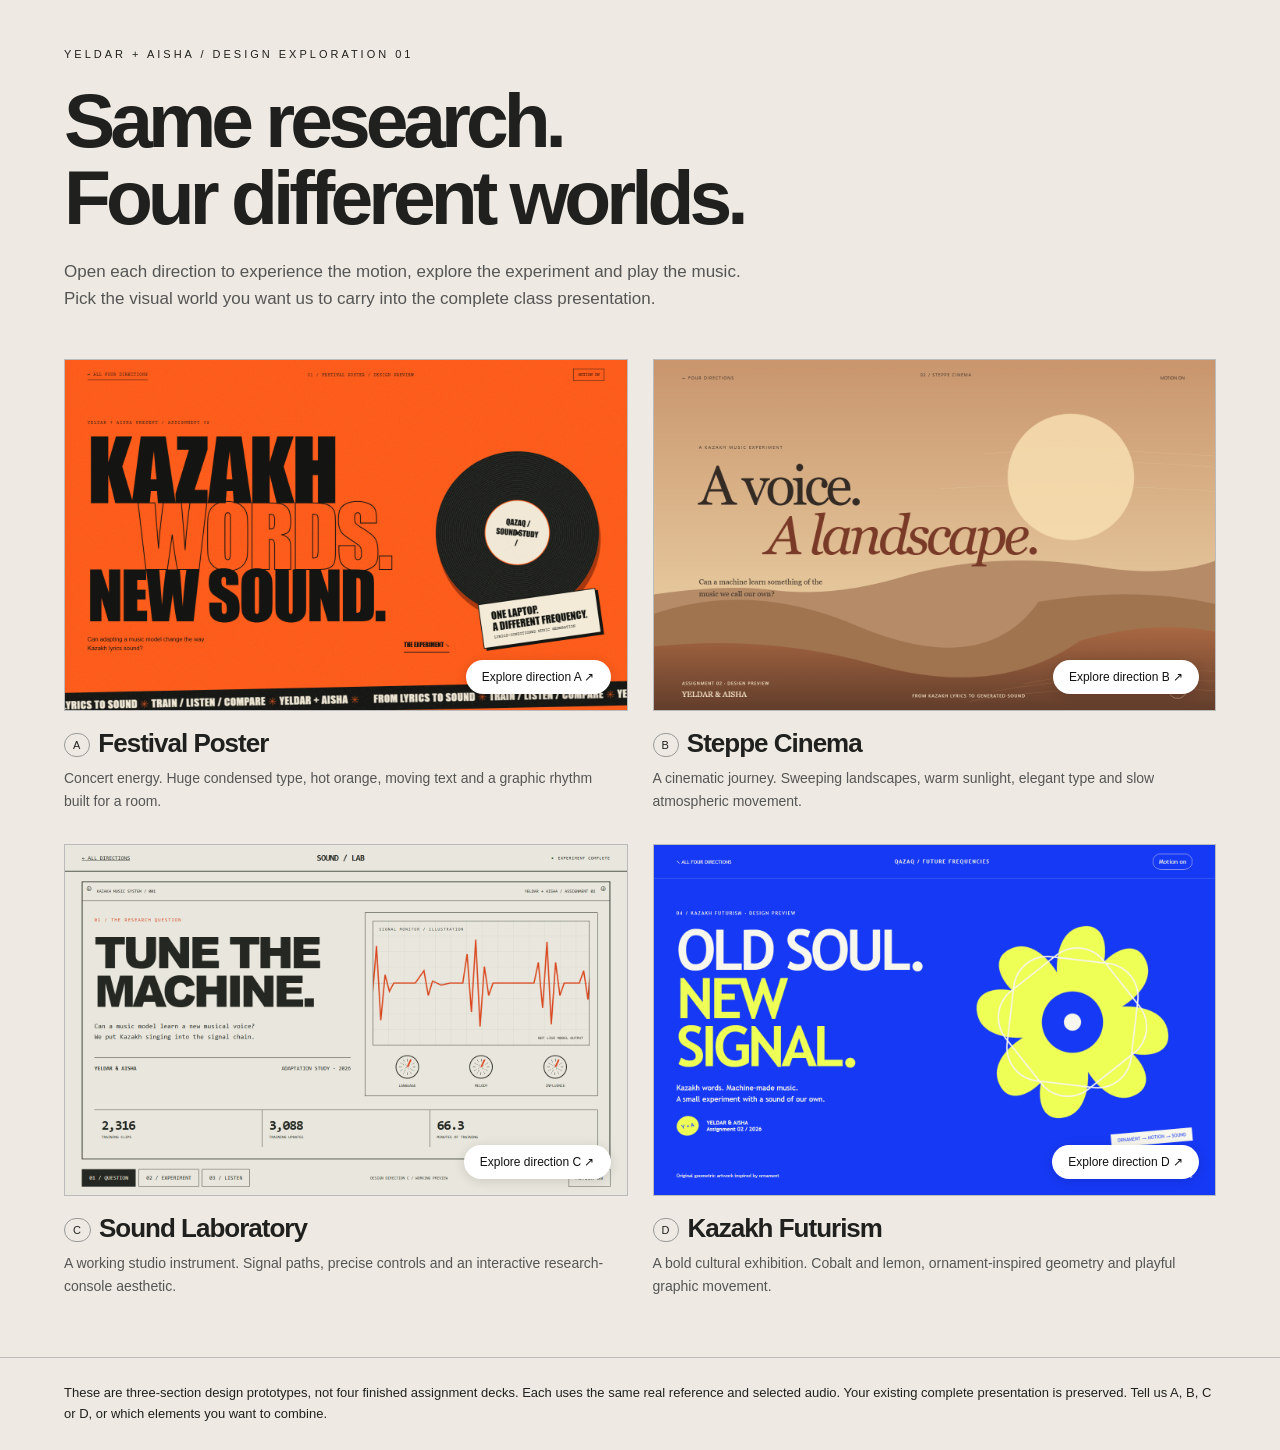
<file: design-directions/index.html>
<!doctype html><html lang="en"><meta charset="utf-8"><meta name="viewport" content="width=device-width,initial-scale=1"><title>Four directions · Yeldar & Aisha</title><style>
*{box-sizing:border-box}body{margin:0;background:#eeeae3;color:#20201e;font-family:Arial,sans-serif}header{padding:48px 5vw 30px;max-width:1500px;margin:auto}.eyebrow{font-size:11px;letter-spacing:3px;text-transform:uppercase}h1{font-size:clamp(38px,6vw,80px);letter-spacing:-.065em;line-height:1;margin:22px 0}header p{max-width:680px;font-size:17px;line-height:1.6;color:#555}main{max-width:1500px;margin:auto;padding:0 5vw 60px;display:grid;grid-template-columns:1fr 1fr;gap:32px 25px}article{min-width:0}a{color:inherit}.preview{display:block;aspect-ratio:16/10;background:#ddd;overflow:hidden;border:1px solid #bbb;text-decoration:none;position:relative}.preview img{width:100%;height:100%;object-fit:cover;transition:transform .4s}.preview:hover img{transform:scale(1.025)}.preview span{position:absolute;bottom:16px;right:16px;background:#fff;color:#111;padding:10px 16px;font-size:12px;border-radius:30px;box-shadow:0 2px 12px #0002}h2{font-size:26px;margin:17px 0 8px;letter-spacing:-1px}h2 small{font:11px Arial;letter-spacing:1px;vertical-align:middle;border:1px solid #999;border-radius:30px;padding:5px 8px;margin-right:8px}article p{font-size:14px;line-height:1.6;margin:0;max-width:550px;color:#555}footer{padding:25px 5vw;border-top:1px solid #bbb;font-size:13px;line-height:1.6}a:focus-visible{outline:4px solid #1a53e8;outline-offset:5px}@media(max-width:700px){main{grid-template-columns:1fr}header{padding-top:28px}}@media(prefers-reduced-motion:reduce){*{transition:none!important}}
</style><header><div class="eyebrow">Yeldar + Aisha / Design exploration 01</div><h1>Same research.<br>Four different worlds.</h1><p>Open each direction to experience the motion, explore the experiment and play the music. Pick the visual world you want us to carry into the complete class presentation.</p></header><main>
<article><a class="preview" href="festival/index.html"><img src="festival/preview.png" alt="Festival Poster design preview"><span>Explore direction A ↗</span></a><h2><small>A</small>Festival Poster</h2><p>Concert energy. Huge condensed type, hot orange, moving text and a graphic rhythm built for a room.</p></article>
<article><a class="preview" href="cinema/index.html"><img src="cinema/preview.png" alt="Steppe Cinema design preview"><span>Explore direction B ↗</span></a><h2><small>B</small>Steppe Cinema</h2><p>A cinematic journey. Sweeping landscapes, warm sunlight, elegant type and slow atmospheric movement.</p></article>
<article><a class="preview" href="laboratory/index.html"><img src="laboratory/preview.png" alt="Sound Laboratory design preview"><span>Explore direction C ↗</span></a><h2><small>C</small>Sound Laboratory</h2><p>A working studio instrument. Signal paths, precise controls and an interactive research-console aesthetic.</p></article>
<article><a class="preview" href="futurism/index.html"><img src="futurism/preview.png" alt="Kazakh Futurism design preview"><span>Explore direction D ↗</span></a><h2><small>D</small>Kazakh Futurism</h2><p>A bold cultural exhibition. Cobalt and lemon, ornament-inspired geometry and playful graphic movement.</p></article>
</main><footer>These are three-section design prototypes, not four finished assignment decks. Each uses the same real reference and selected audio. Your existing complete presentation is preserved. Tell us A, B, C or D, or which elements you want to combine.</footer></html>
</file>
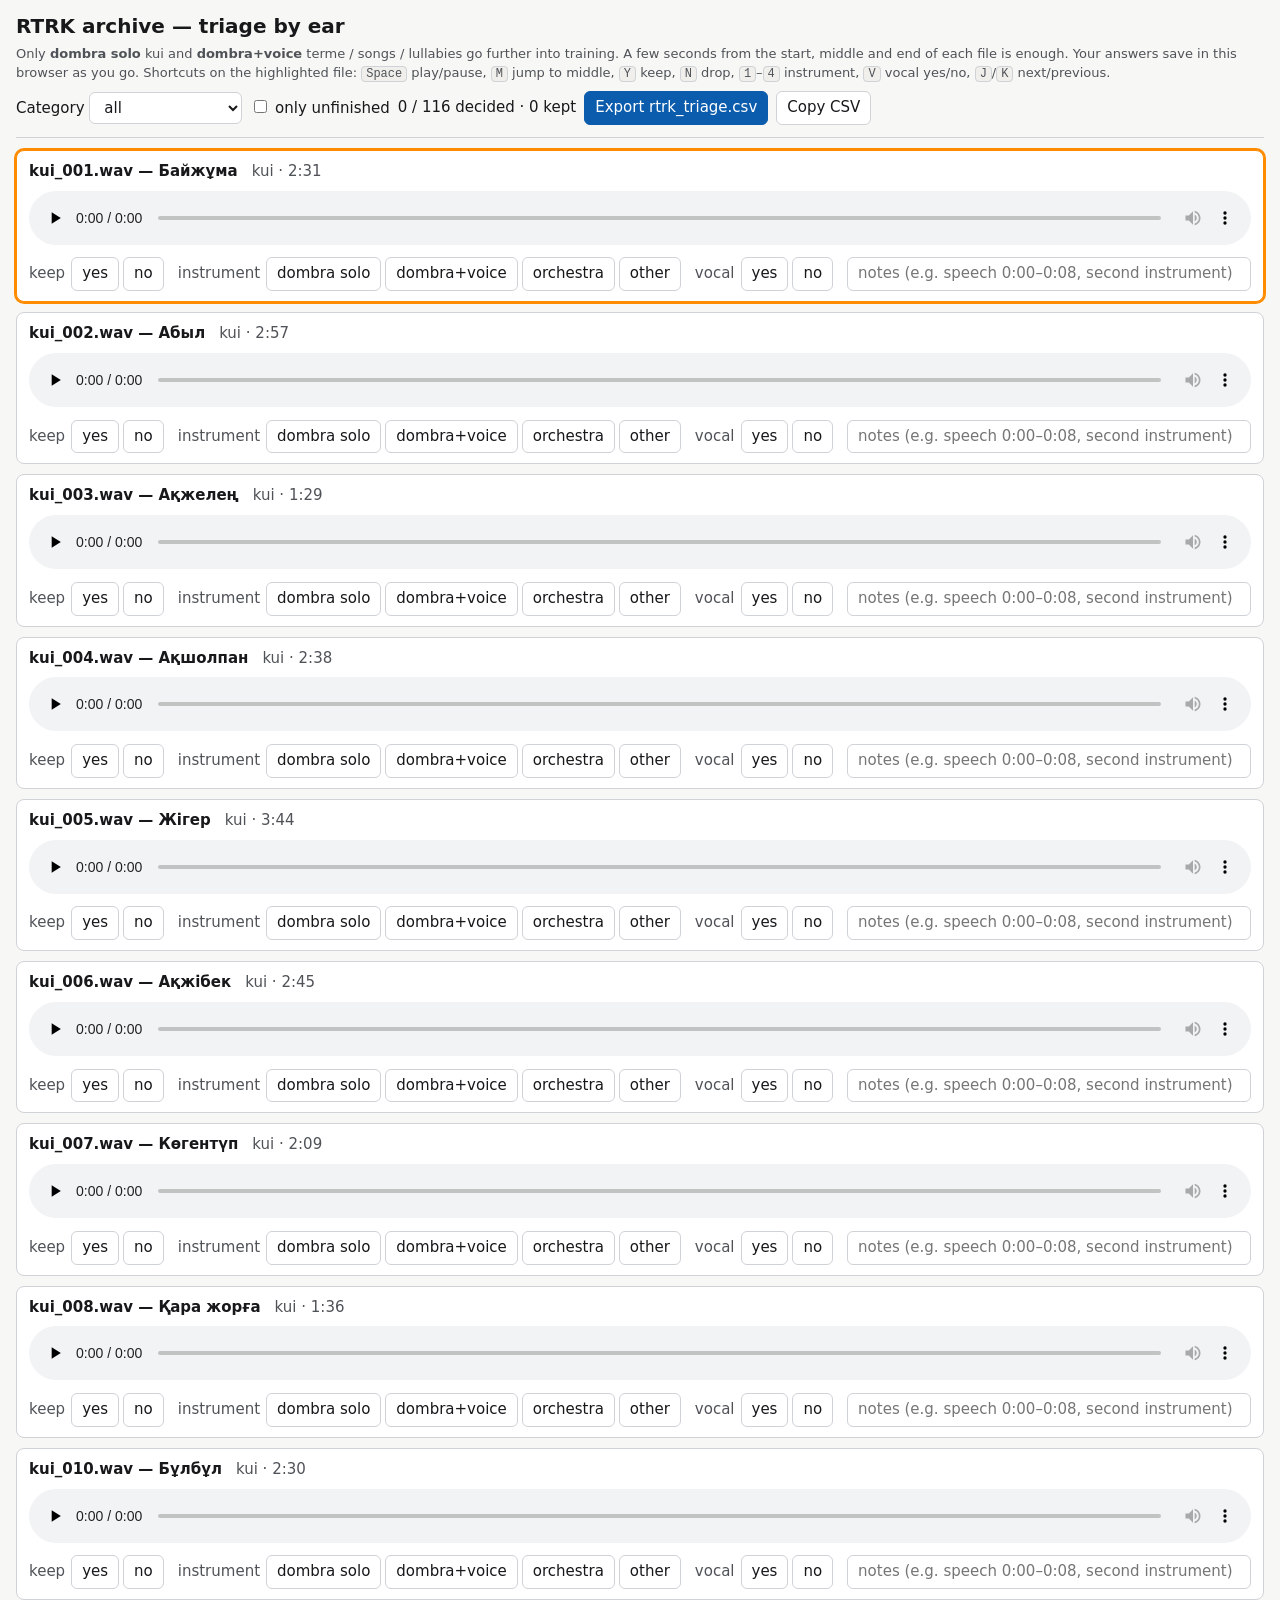
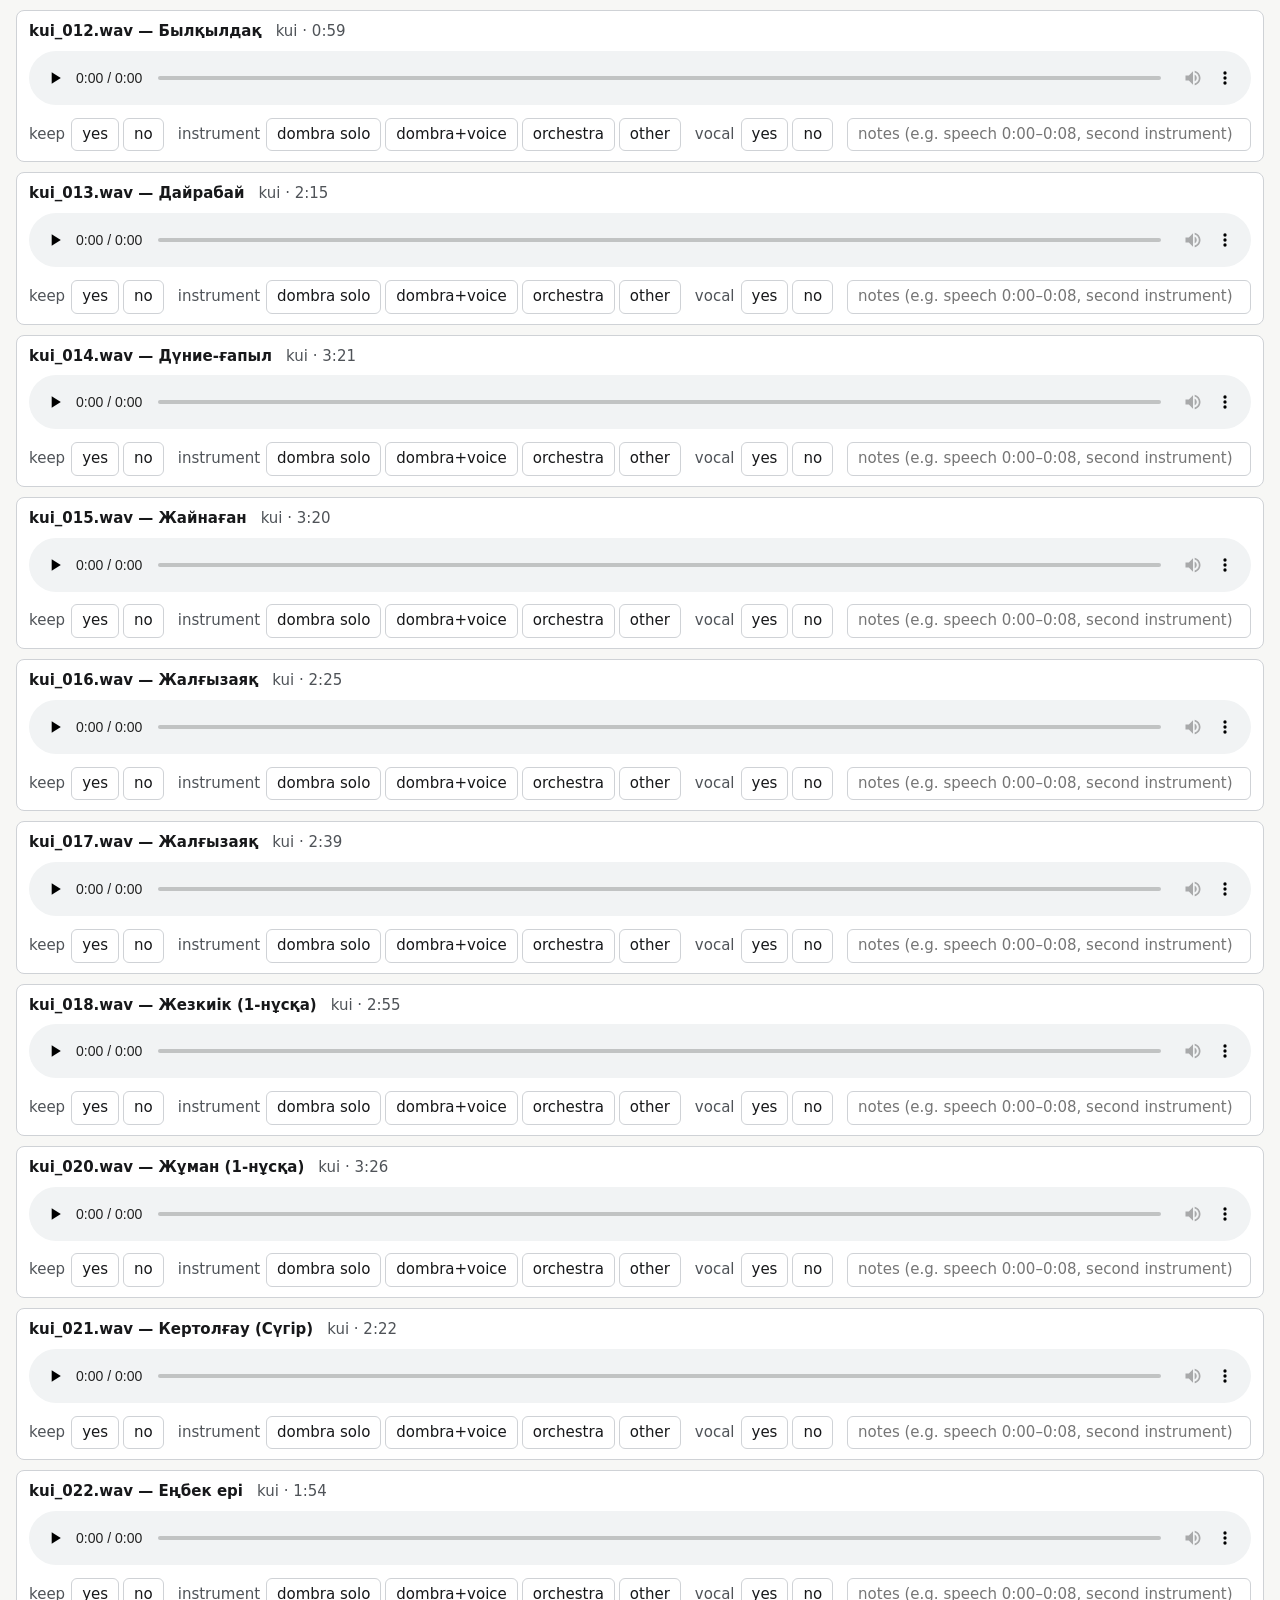
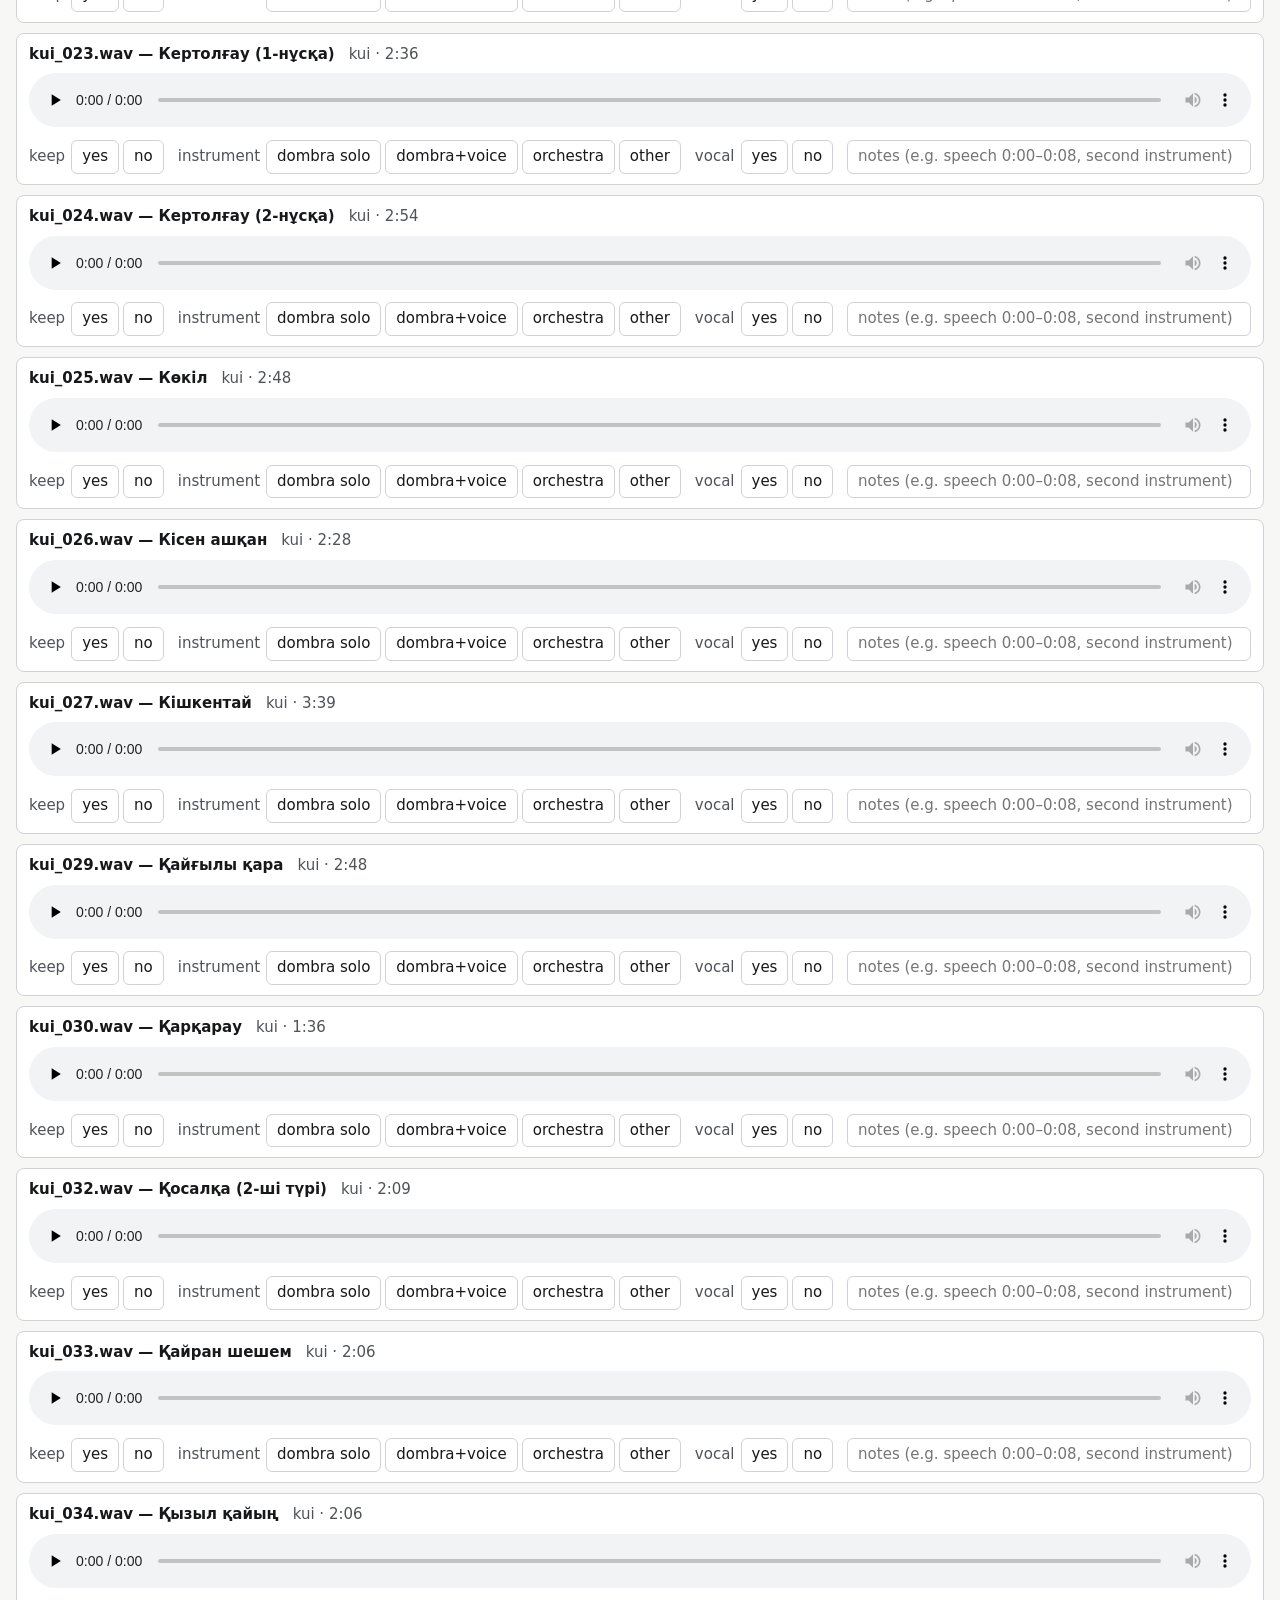
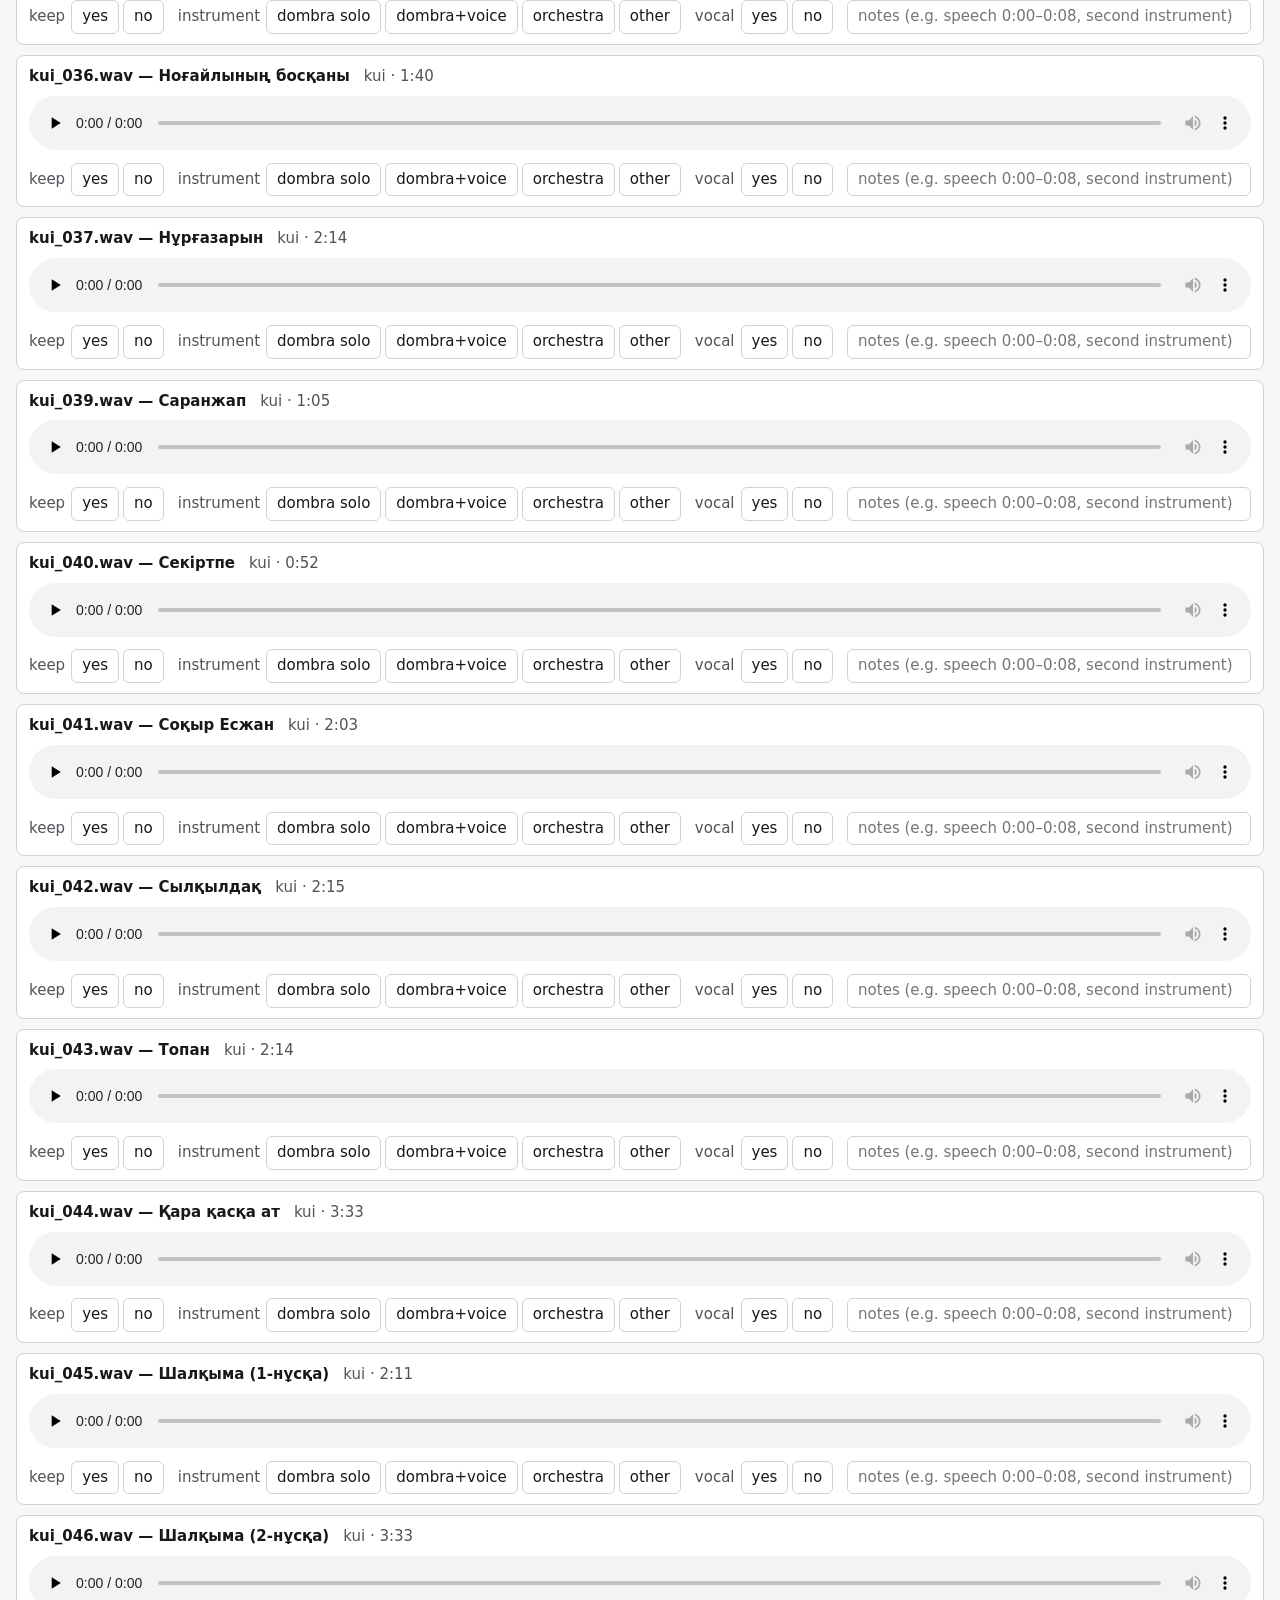
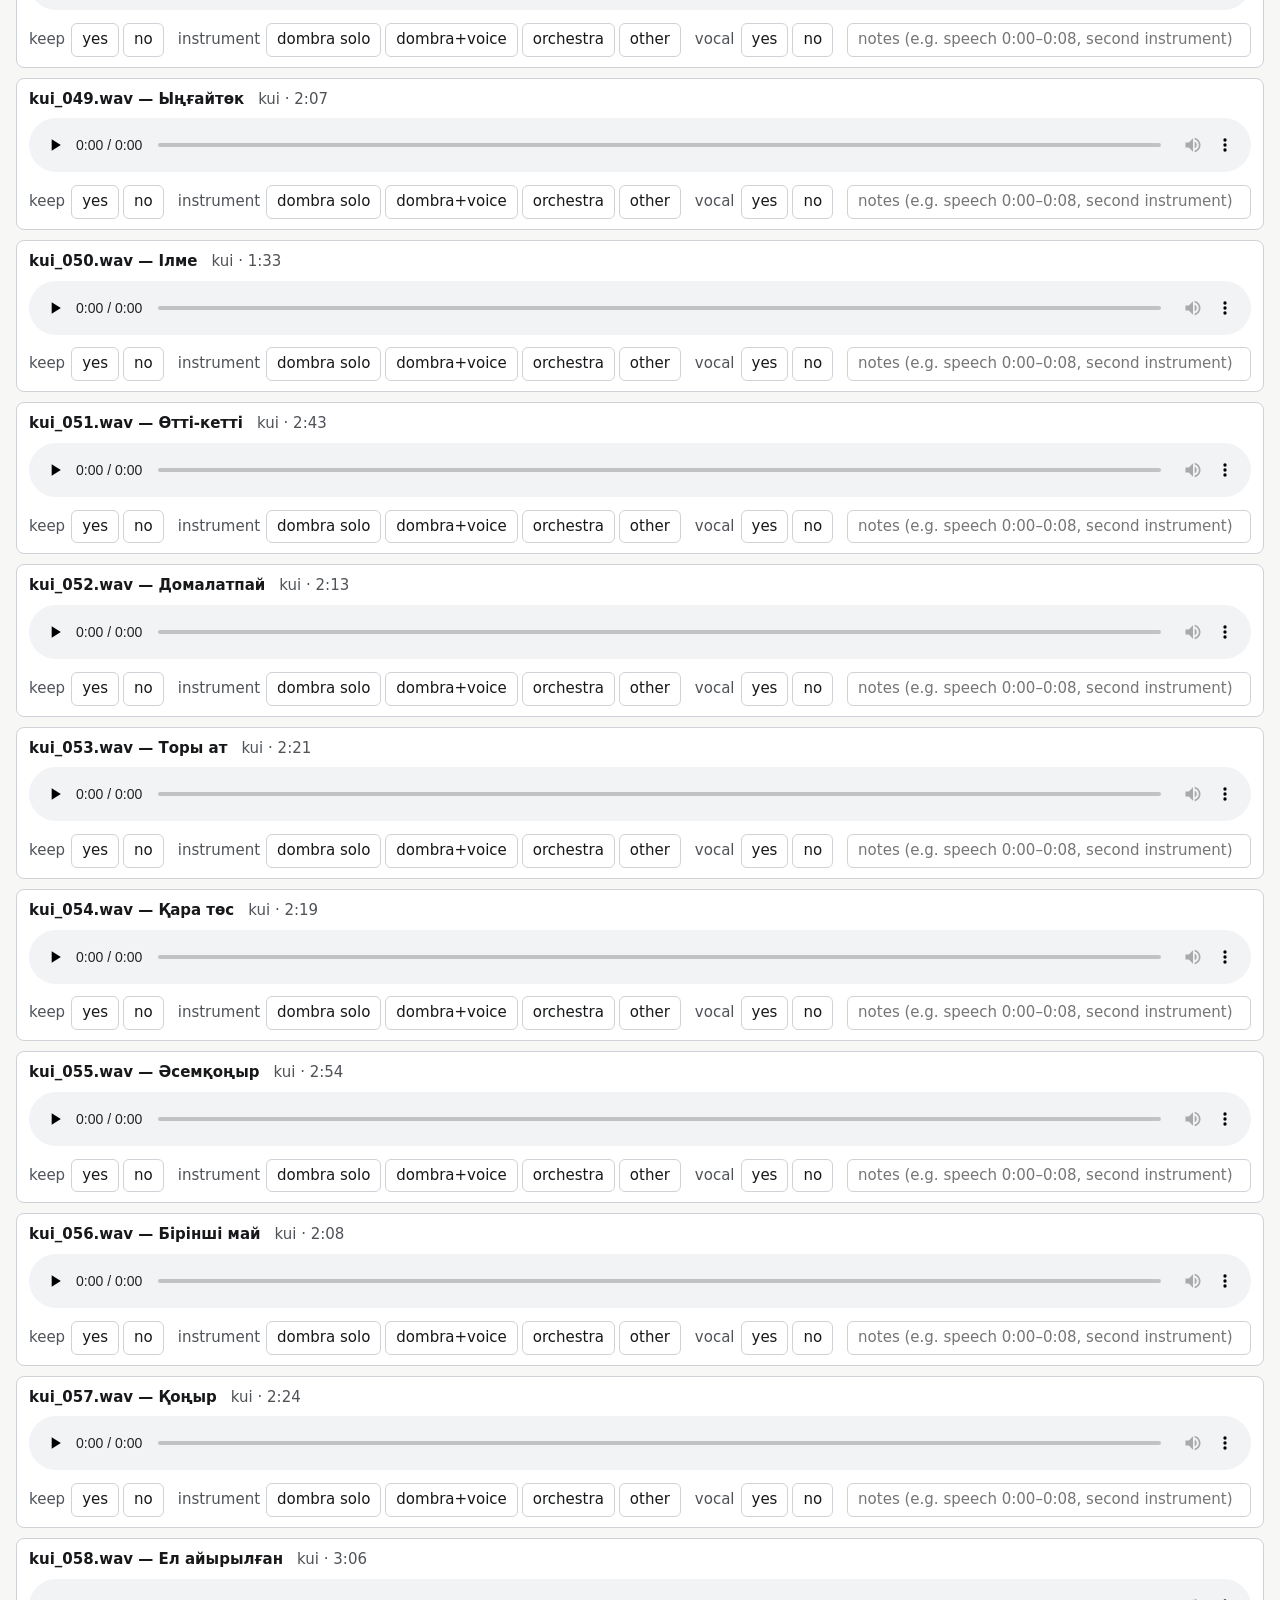
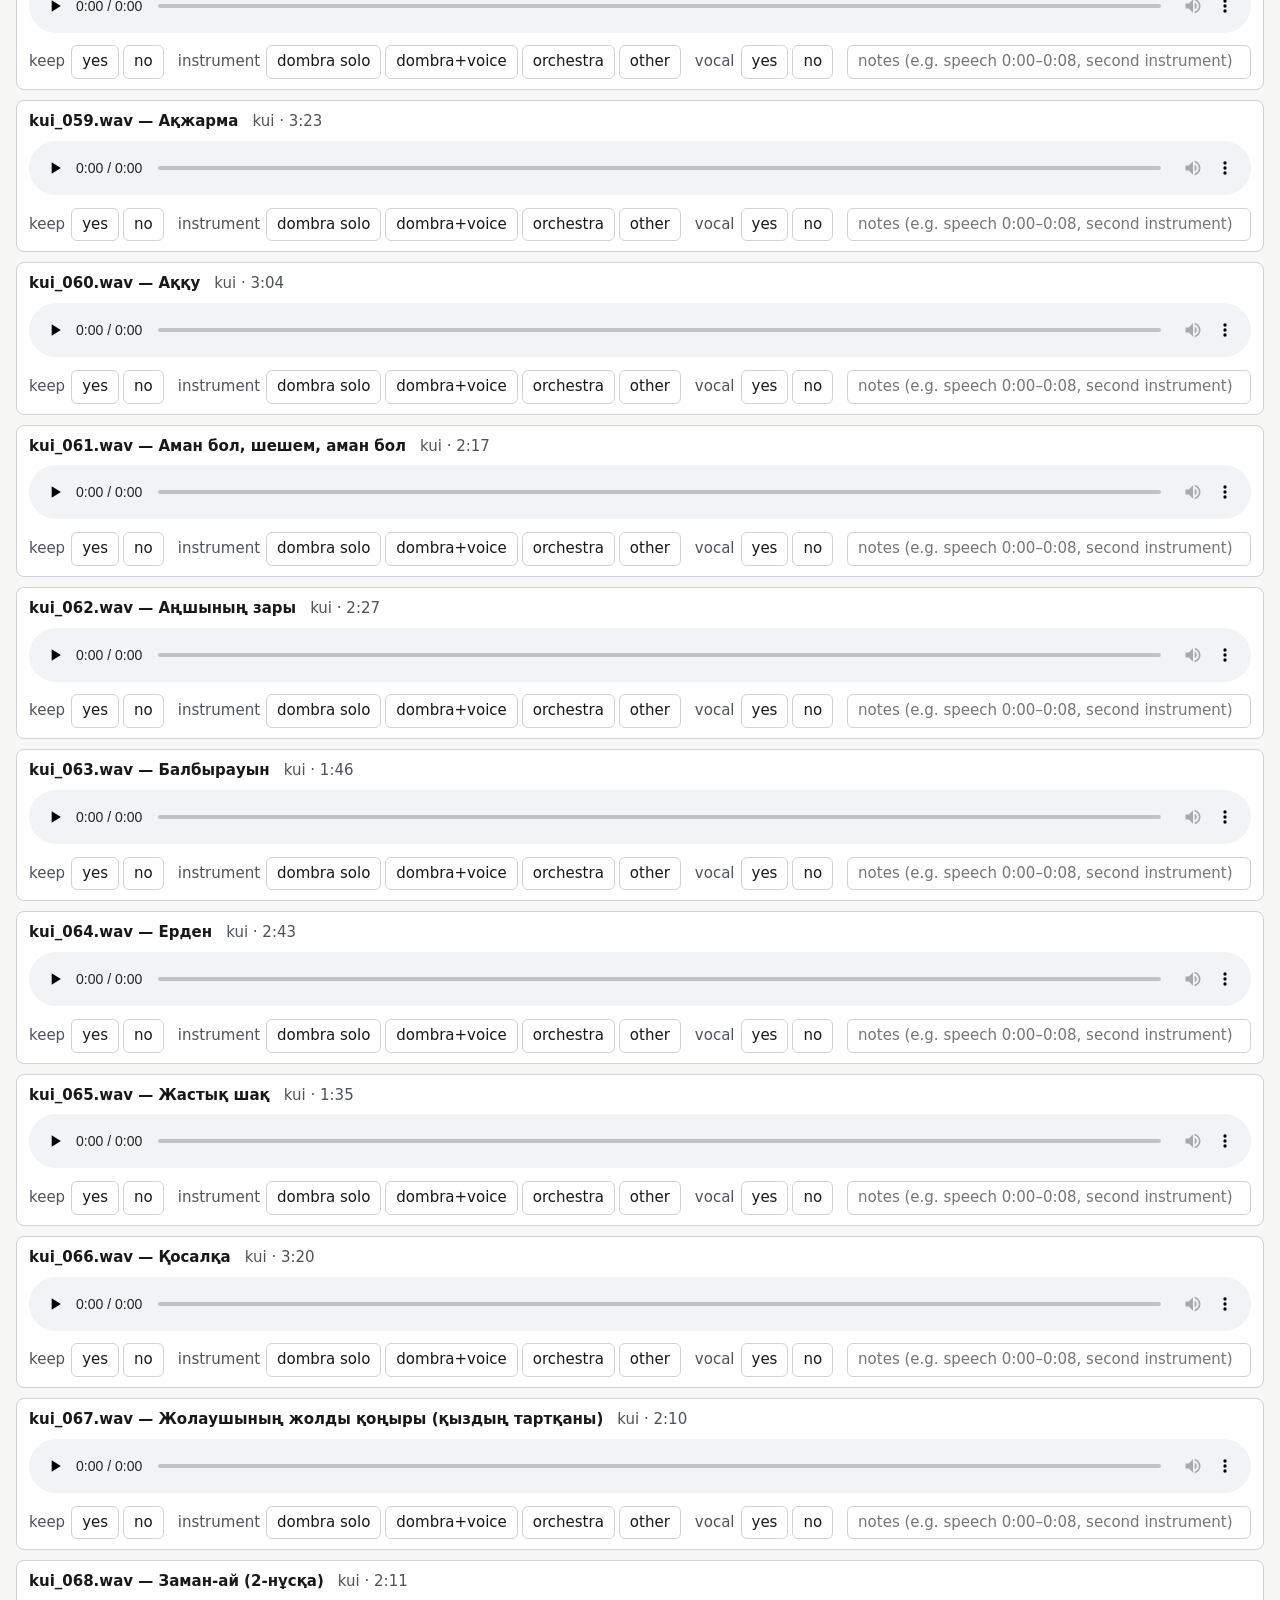
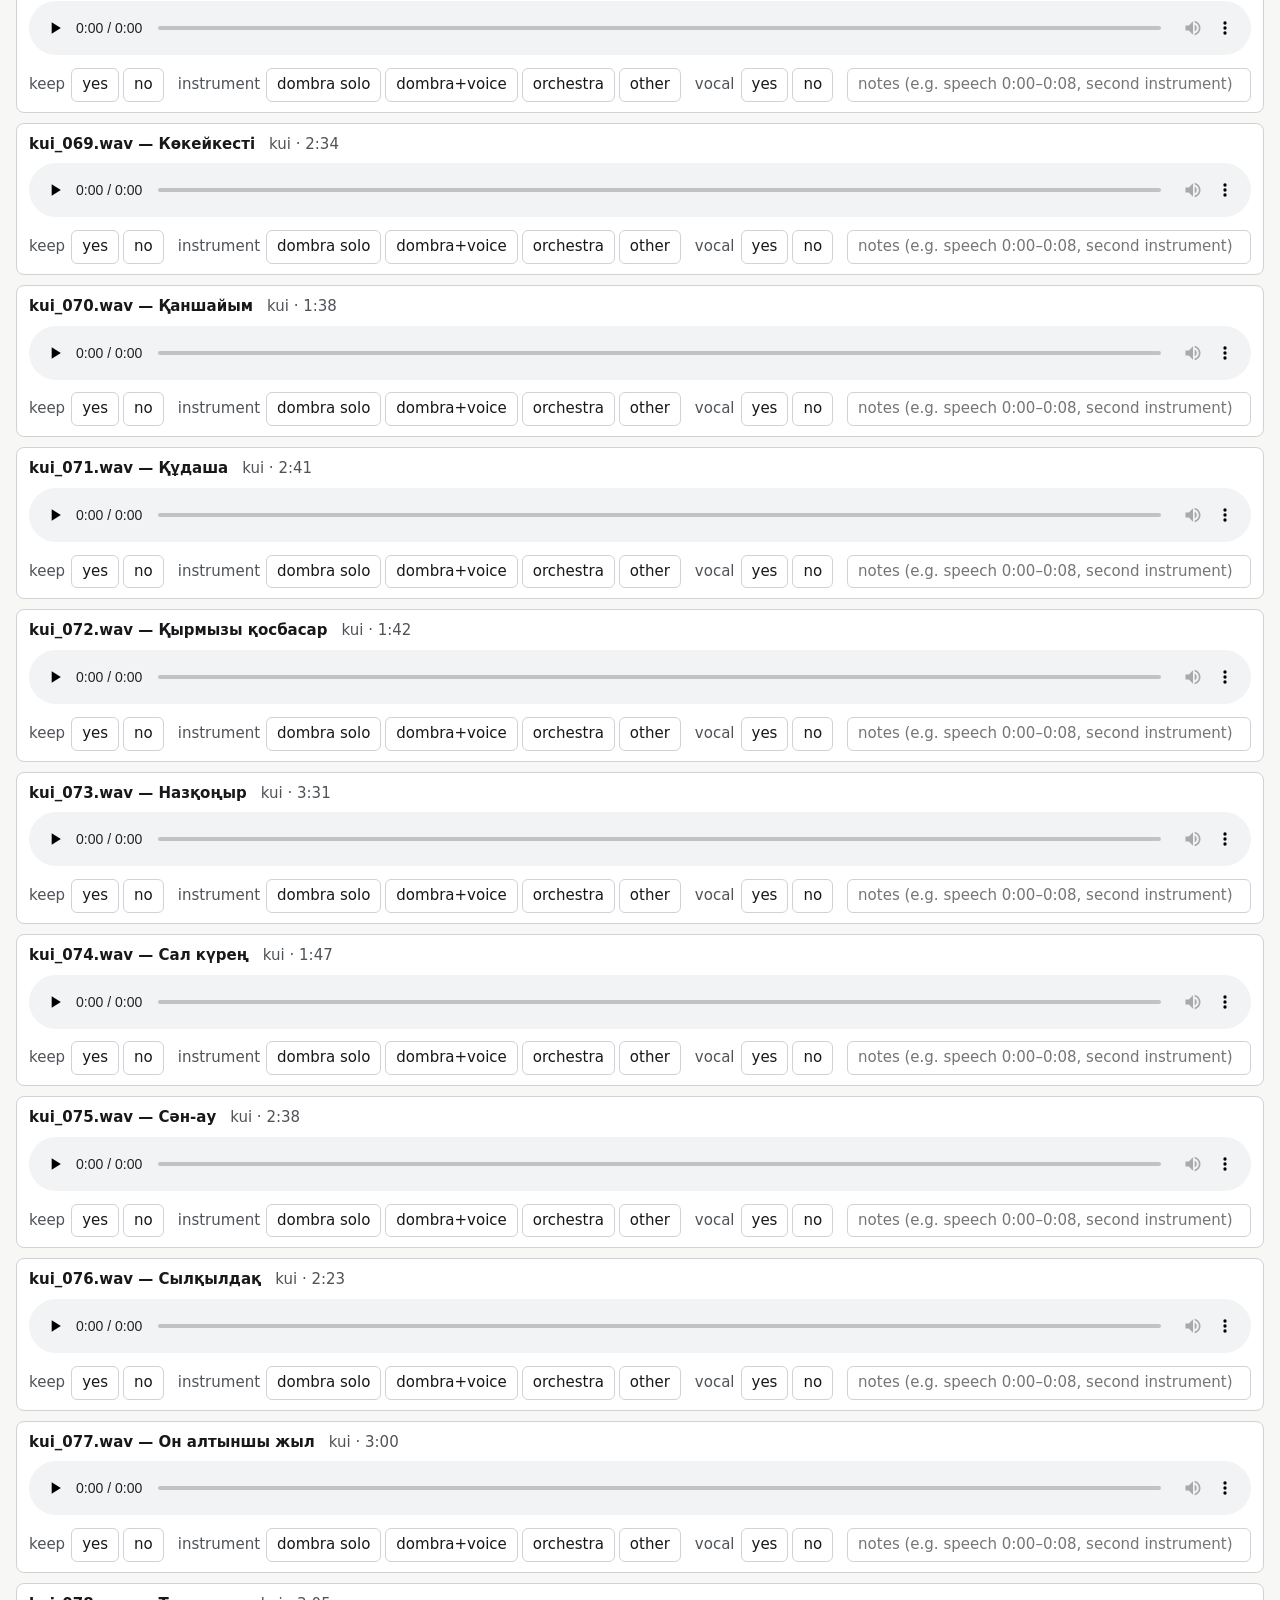
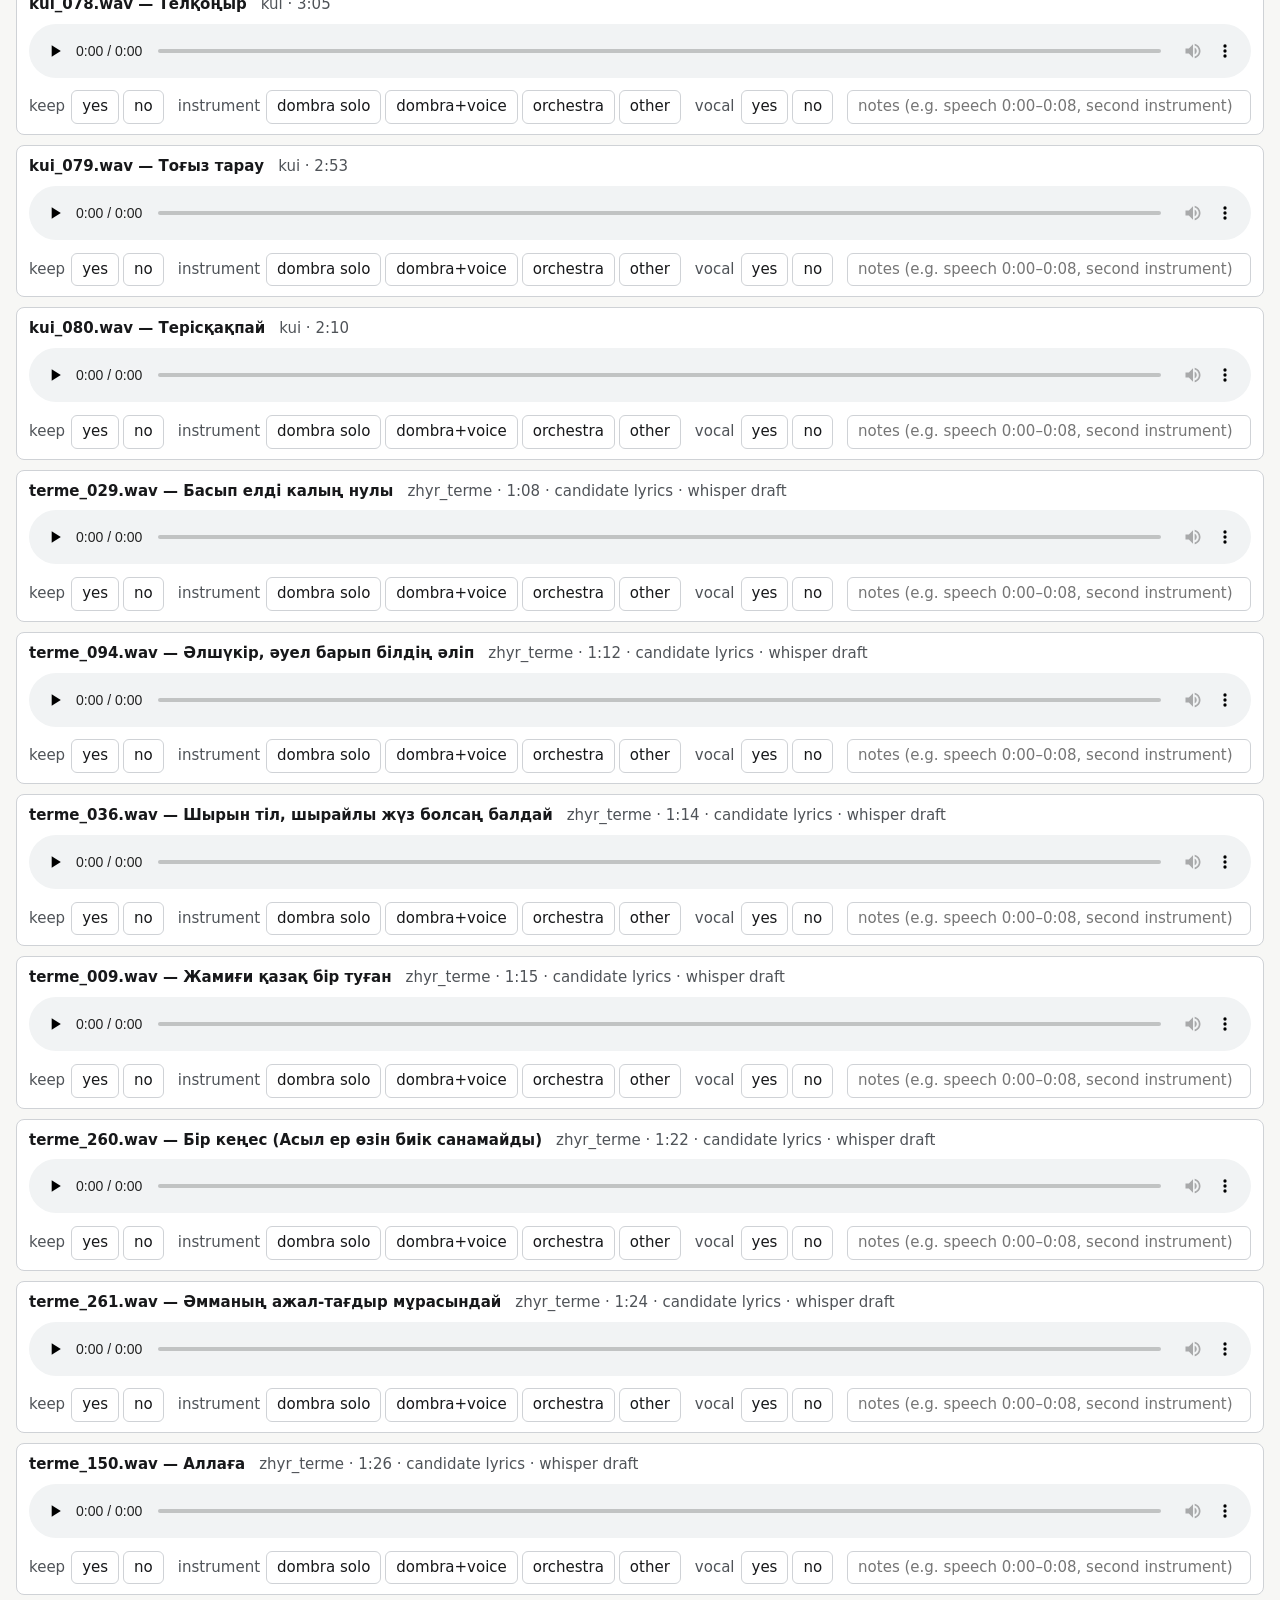
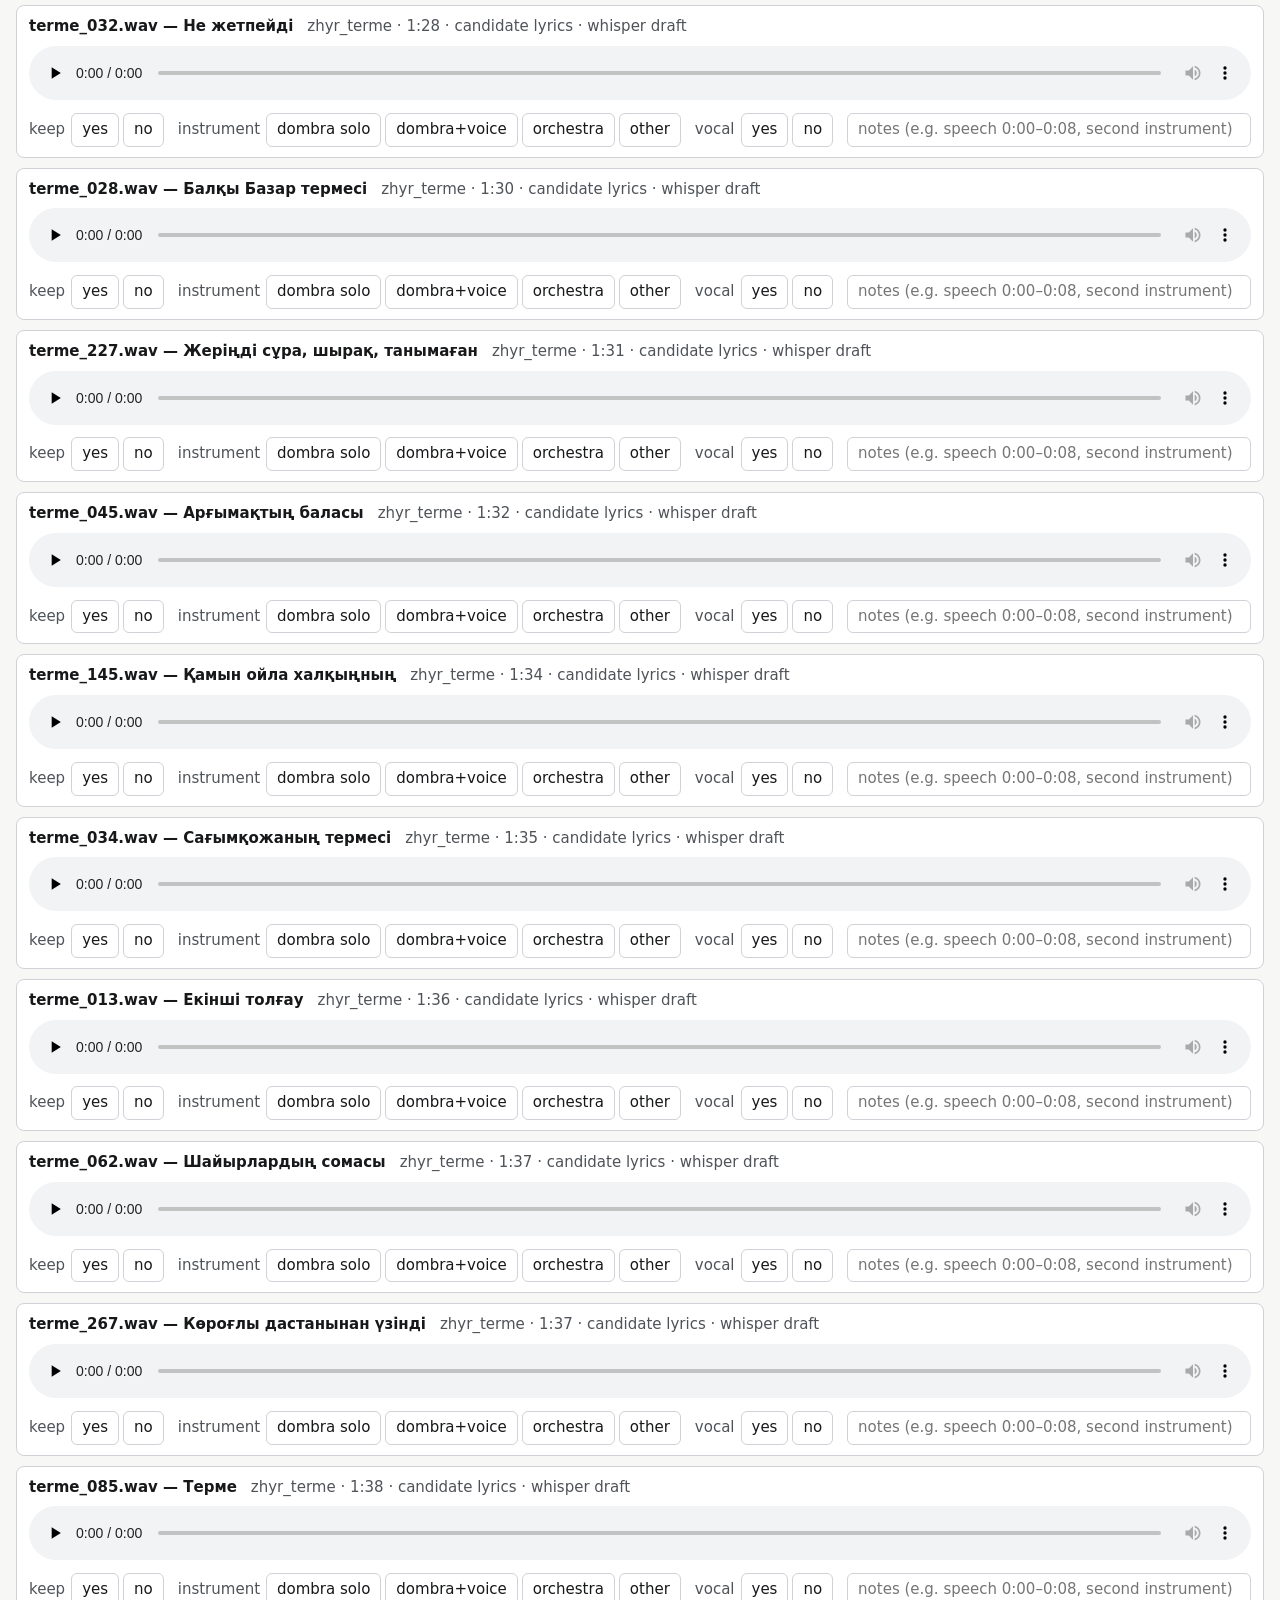
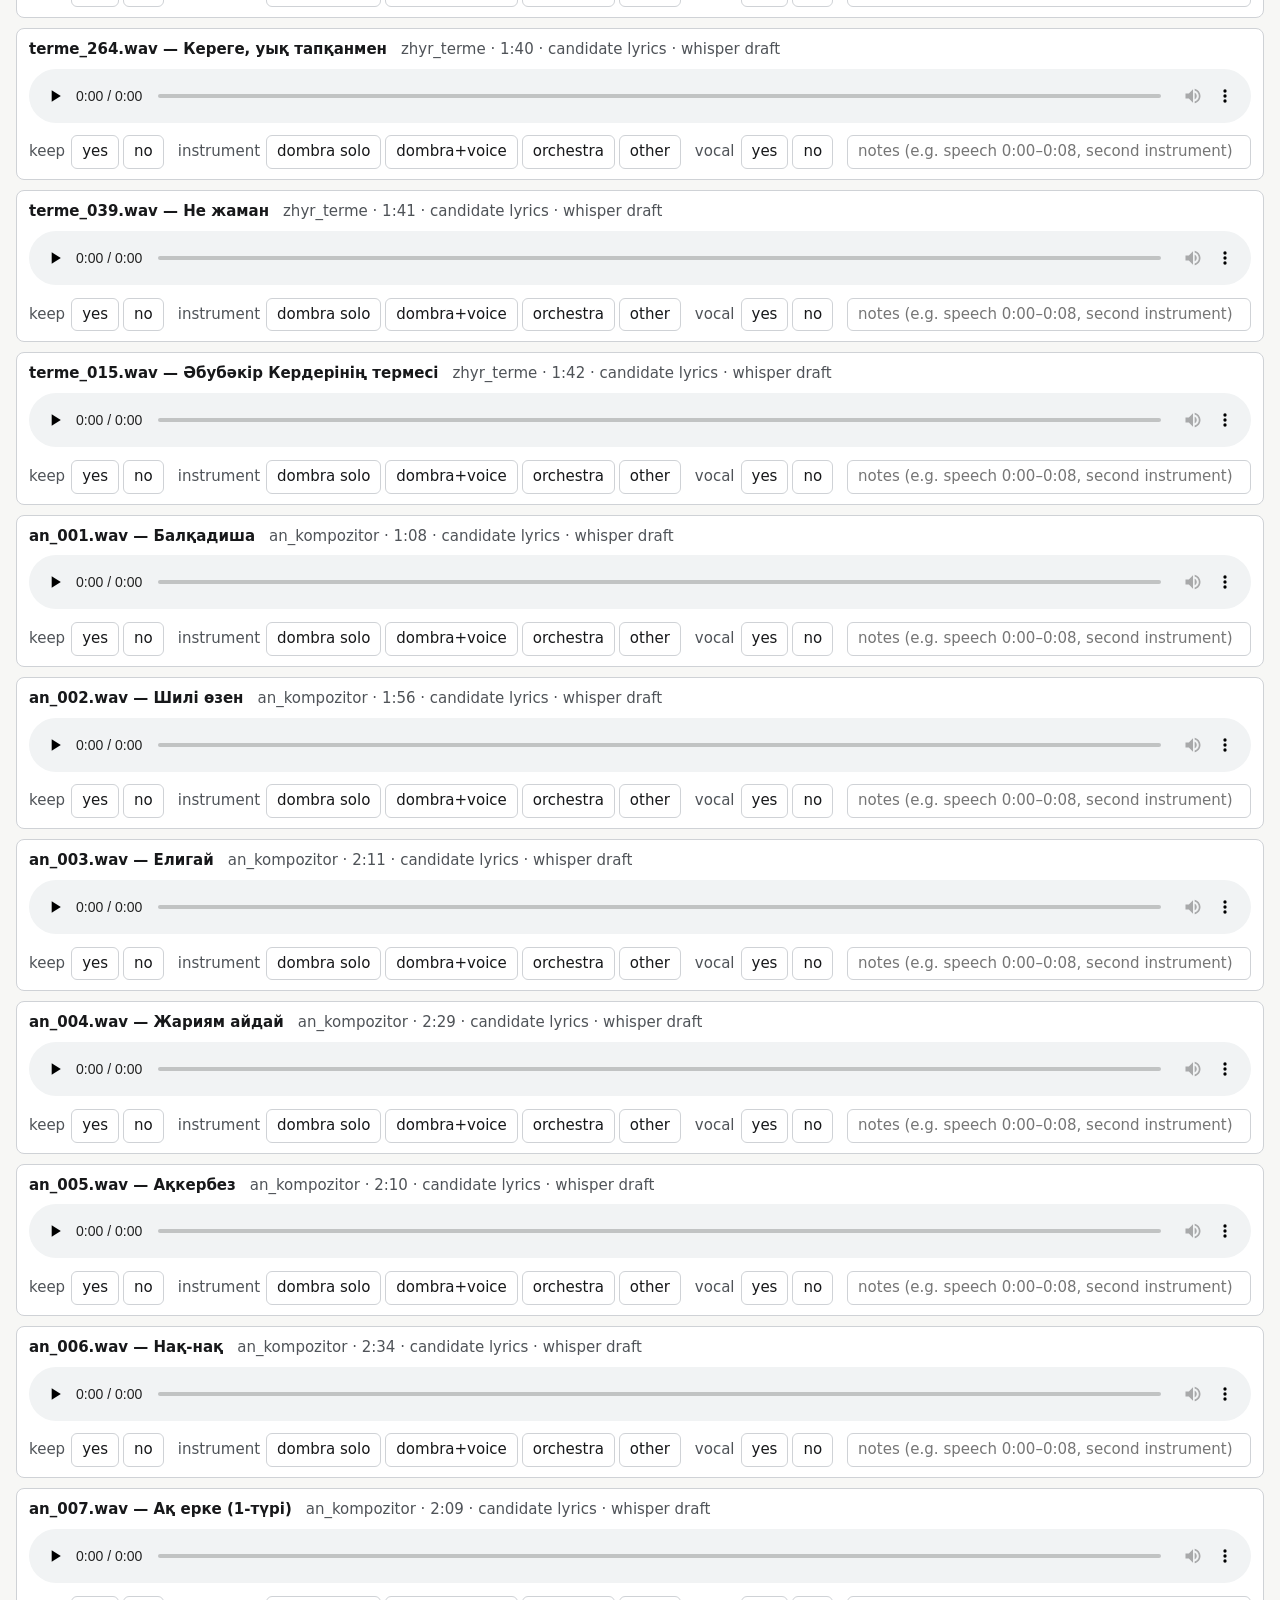
<file: viewer/triage.html>
<!doctype html>
<html lang="en">
<head>
<meta charset="utf-8">
<meta name="viewport" content="width=device-width, initial-scale=1">
<title>RTRK triage — Kazakh Music Model</title>
<style>
  :root {
    color-scheme: light dark;
    --bg: #f7f7f5; --panel: #ffffff; --panel-2: #f0efeb; --text: #17181a; --muted: #4f5358;
    --line: #cfd2d6; --accent: #0b5cad; --accent-text: #ffffff; --keep: #2b7a4b; --drop: #b3261e; --focus: #ff8c00;
  }
  @media (prefers-color-scheme: dark) {
    :root { --bg: #121316; --panel: #1c1e22; --panel-2: #24272c; --text: #f2f3f4; --muted: #b4b9bf;
            --line: #3b4048; --accent: #6fb3ff; --accent-text: #0b1420; --keep: #5fcf8a; --drop: #ff7b72; --focus: #ffb347; }
  }
  * { box-sizing: border-box; }
  body { margin: 0; background: var(--bg); color: var(--text); font: 15px/1.45 system-ui, "Segoe UI", sans-serif; padding: 0 16px 48px; }
  header { position: sticky; top: 0; background: var(--bg); padding: 12px 0; border-bottom: 1px solid var(--line); z-index: 2; }
  h1 { font-size: 20px; margin: 0 0 4px; }
  .muted { color: var(--muted); }
  .bar { display: flex; flex-wrap: wrap; gap: 8px; align-items: center; margin-top: 8px; }
  button, select, input[type=text] { font: inherit; color: var(--text); background: var(--panel); border: 1px solid var(--line); border-radius: 6px; padding: 5px 10px; }
  button { cursor: pointer; }
  button.primary { background: var(--accent); color: var(--accent-text); border-color: var(--accent); }
  button.on-keep { background: var(--keep); color: #fff; border-color: var(--keep); }
  button.on-drop { background: var(--drop); color: #fff; border-color: var(--drop); }
  button.on { background: var(--accent); color: var(--accent-text); border-color: var(--accent); }
  :focus-visible { outline: 3px solid var(--focus); outline-offset: 2px; }
  .progress { font-variant-numeric: tabular-nums; }
  .rows { display: grid; gap: 10px; margin-top: 12px; }
  .row { background: var(--panel); border: 1px solid var(--line); border-radius: 8px; padding: 10px 12px; }
  .row.current { border-color: var(--focus); box-shadow: 0 0 0 2px var(--focus); }
  .row.done { background: var(--panel-2); }
  .top { display: flex; flex-wrap: wrap; gap: 6px 14px; align-items: baseline; }
  .title { font-weight: 600; }
  audio { width: 100%; margin: 8px 0 6px; }
  .fields { display: flex; flex-wrap: wrap; gap: 6px 14px; align-items: center; }
  .group { display: flex; gap: 4px; align-items: center; flex-wrap: wrap; }
  .group > span { color: var(--muted); margin-right: 2px; }
  input[type=text] { min-width: 0; flex: 1 1 220px; }
  .help { font-size: 13px; }
  kbd { border: 1px solid var(--line); border-radius: 4px; padding: 0 4px; font-size: 12px; background: var(--panel-2); }
  textarea { width: 100%; height: 120px; font: 12px/1.3 ui-monospace, Consolas, monospace; }
</style>
</head>
<body>
<header>
  <h1>RTRK archive — triage by ear</h1>
  <div class="muted help">
    Only <b>dombra solo</b> kui and <b>dombra+voice</b> terme / songs / lullabies go further into training.
    A few seconds from the start, middle and end of each file is enough. Your answers save in this browser as you go.
    Shortcuts on the highlighted file: <kbd>Space</kbd> play/pause, <kbd>M</kbd> jump to middle, <kbd>Y</kbd> keep, <kbd>N</kbd> drop,
    <kbd>1</kbd>–<kbd>4</kbd> instrument, <kbd>V</kbd> vocal yes/no, <kbd>J</kbd>/<kbd>K</kbd> next/previous.
  </div>
  <div class="bar">
    <label>Category <select id="cat"><option value="">all</option></select></label>
    <label><input type="checkbox" id="undone"> only unfinished</label>
    <span class="progress" id="progress"></span>
    <button class="primary" id="export">Export rtrk_triage.csv</button>
    <button id="copy">Copy CSV</button>
  </div>
</header>
<div class="rows" id="rows"></div>
<p class="muted help">Export downloads the CSV. Save it over <code>data/manifests/rtrk_triage.csv</code>, then tell Claude it is done.
If the download is blocked, use Copy CSV and paste it into that file.</p>
<textarea id="csvout" hidden readonly aria-label="CSV output"></textarea>

<script src="triage_data.js"></script>
<script>
const INSTRUMENTS = ["dombra solo", "dombra+voice", "orchestra", "other"];
const STORE = "kmm_rtrk_triage_v1";
const rows = (window.TRIAGE_ROWS || []).map(r => ({...r}));
let saved = {};
try { saved = JSON.parse(localStorage.getItem(STORE) || "{}"); } catch (e) { saved = {}; }
for (const r of rows) Object.assign(r, saved[r.filename] || {});
let current = 0;

function persist() {
  const o = {};
  for (const r of rows) o[r.filename] = {keep: r.keep, instrument: r.instrument, vocal: r.vocal, notes: r.notes};
  try { localStorage.setItem(STORE, JSON.stringify(o)); } catch (e) {}
}
const isDone = r => r.keep === "n" || (r.keep === "y" && r.instrument && r.vocal);
const fmt = s => { s = Math.round(+s || 0); return Math.floor(s / 60) + ":" + String(s % 60).padStart(2, "0"); };

const cats = [...new Set(rows.map(r => r.category))];
const catSel = document.getElementById("cat");
for (const c of cats) catSel.add(new Option(c, c));

function visible() {
  const c = catSel.value, u = document.getElementById("undone").checked;
  return rows.map((r, i) => i).filter(i => (!c || rows[i].category === c) && (!u || !isDone(rows[i])));
}

function btn(label, on, cls, fn) {
  const b = document.createElement("button");
  b.type = "button"; b.textContent = label; b.setAttribute("aria-pressed", on ? "true" : "false");
  if (on) b.className = cls; b.onclick = fn; return b;
}

function render() {
  const box = document.getElementById("rows"); box.textContent = "";
  for (const i of visible()) {
    const r = rows[i];
    const el = document.createElement("div");
    el.className = "row" + (i === current ? " current" : "") + (isDone(r) ? " done" : "");
    el.id = "row" + i;
    const top = document.createElement("div"); top.className = "top";
    top.innerHTML = `<span class="title"></span><span class="muted"></span>`;
    top.children[0].textContent = `${r.filename} — ${r.title}`;
    top.children[1].textContent = `${r.category} · ${fmt(r.duration_s)}` +
      (r.has_candidate_lyrics ? " · candidate lyrics" : "") + (r.has_whisper_draft ? " · whisper draft" : "");
    const audio = document.createElement("audio");
    audio.controls = true; audio.preload = "none"; audio.src = r.audio_rel;
    audio.onplay = () => { document.querySelectorAll("audio").forEach(a => { if (a !== audio) a.pause(); }); setCurrent(i, false); };
    const fields = document.createElement("div"); fields.className = "fields";
    const g1 = document.createElement("div"); g1.className = "group"; g1.innerHTML = "<span>keep</span>";
    g1.append(btn("yes", r.keep === "y", "on-keep", () => set(i, "keep", "y")), btn("no", r.keep === "n", "on-drop", () => set(i, "keep", "n")));
    const g2 = document.createElement("div"); g2.className = "group"; g2.innerHTML = "<span>instrument</span>";
    INSTRUMENTS.forEach(x => g2.append(btn(x, r.instrument === x, "on", () => set(i, "instrument", x))));
    const g3 = document.createElement("div"); g3.className = "group"; g3.innerHTML = "<span>vocal</span>";
    g3.append(btn("yes", r.vocal === "y", "on", () => set(i, "vocal", "y")), btn("no", r.vocal === "n", "on", () => set(i, "vocal", "n")));
    const notes = document.createElement("input"); notes.type = "text"; notes.placeholder = "notes (e.g. speech 0:00–0:08, second instrument)";
    notes.value = r.notes || ""; notes.setAttribute("aria-label", "notes for " + r.filename);
    notes.oninput = () => { r.notes = notes.value; persist(); };
    fields.append(g1, g2, g3, notes);
    el.append(top, audio, fields);
    el.addEventListener("click", ev => { if (ev.target === el) setCurrent(i, false); });
    box.append(el);
  }
  const done = rows.filter(isDone).length, kept = rows.filter(r => r.keep === "y").length;
  document.getElementById("progress").textContent = `${done} / ${rows.length} decided · ${kept} kept`;
}

function set(i, key, val) {
  const r = rows[i]; r[key] = r[key] === val ? "" : val;
  if (key === "instrument" && r.instrument === "dombra solo" && !r.vocal) r.vocal = "n";
  if (key === "instrument" && r.instrument === "dombra+voice" && !r.vocal) r.vocal = "y";
  current = i; persist(); render();
}

function setCurrent(i, scroll) {
  current = i;
  document.querySelectorAll(".row.current").forEach(e => e.classList.remove("current"));
  const el = document.getElementById("row" + i);
  if (el) { el.classList.add("current"); if (scroll) el.scrollIntoView({block: "center"}); }
}

function csv() {
  const cols = ["filename", "category", "title", "duration_s", "keep", "instrument", "vocal", "notes"];
  const q = v => { v = v == null ? "" : String(v); return /[",\n]/.test(v) ? '"' + v.replace(/"/g, '""') + '"' : v; };
  return cols.join(",") + "\n" + rows.map(r => cols.map(c => q(r[c])).join(",")).join("\n") + "\n";
}

document.getElementById("export").onclick = () => {
  const blob = new Blob([csv()], {type: "text/csv;charset=utf-8"});
  const a = document.createElement("a"); a.href = URL.createObjectURL(blob); a.download = "rtrk_triage.csv"; a.click();
};
document.getElementById("copy").onclick = async () => {
  const t = document.getElementById("csvout"); t.value = csv(); t.hidden = false; t.select();
  try { await navigator.clipboard.writeText(t.value); } catch (e) { document.execCommand("copy"); }
};
catSel.onchange = render;
document.getElementById("undone").onchange = render;

document.addEventListener("keydown", ev => {
  if (ev.target.matches("input[type=text], textarea, select")) return;
  const vis = visible(); const pos = vis.indexOf(current);
  const audio = document.querySelector("#row" + current + " audio");
  const k = ev.key.toLowerCase();
  if (k === " " && audio) { ev.preventDefault(); audio.paused ? audio.play() : audio.pause(); }
  else if (k === "m" && audio) { const go = () => { audio.currentTime = audio.duration / 2; audio.play(); };
    isFinite(audio.duration) ? go() : (audio.addEventListener("loadedmetadata", go, {once: true}), audio.load()); }
  else if (k === "y") set(current, "keep", "y");
  else if (k === "n") set(current, "keep", "n");
  else if (k === "v") set(current, "vocal", rows[current].vocal === "y" ? "n" : "y");
  else if ("1234".includes(k) && k) set(current, "instrument", INSTRUMENTS[+k - 1]);
  else if (k === "j" && pos < vis.length - 1) { if (audio) audio.pause(); setCurrent(vis[pos + 1], true); }
  else if (k === "k" && pos > 0) { if (audio) audio.pause(); setCurrent(vis[pos - 1], true); }
});

render();
</script>
</body>
</html>
</file>
